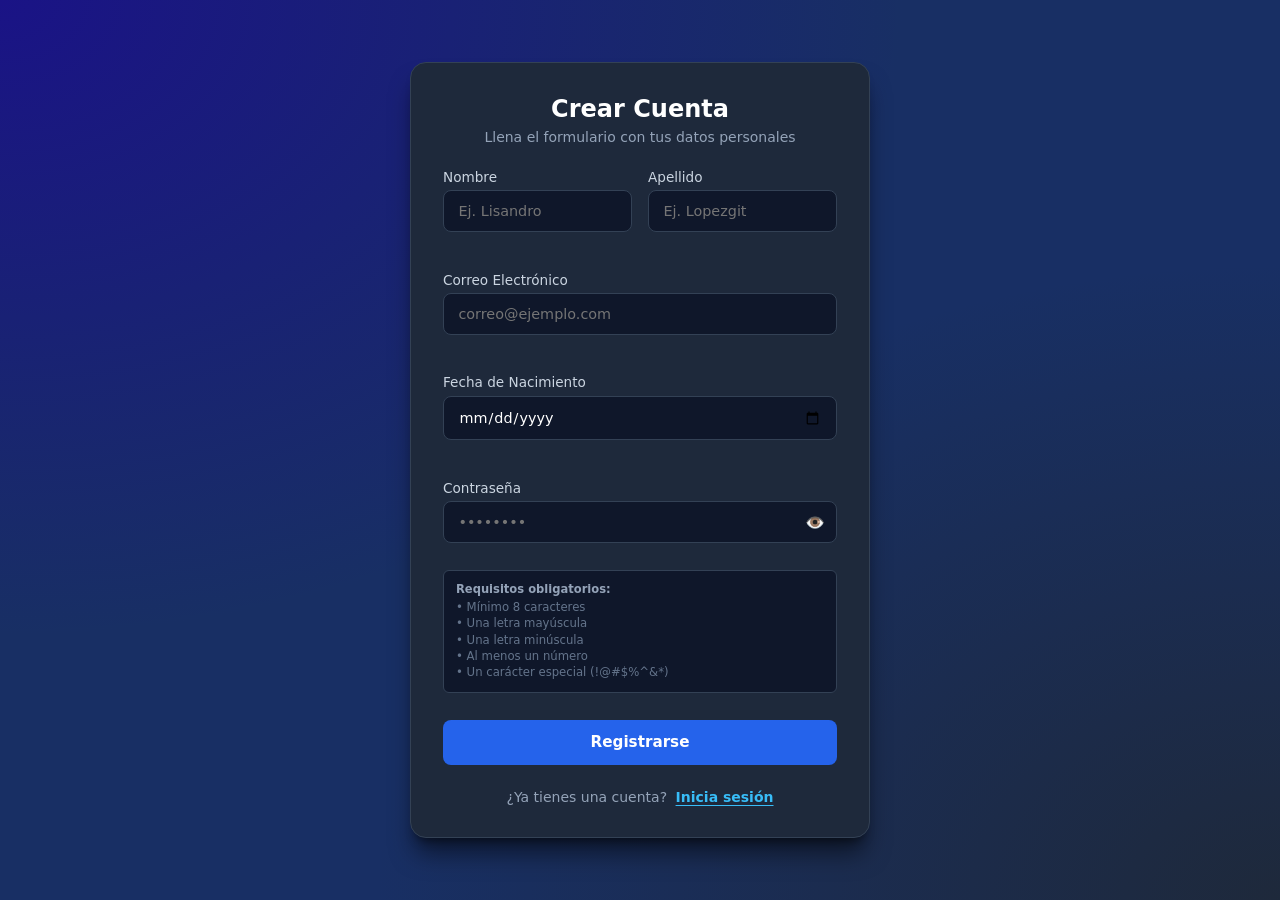
<file: index.html>
<!DOCTYPE html>
<html lang="es">
<head>
  <meta charset="UTF-8">
  <meta name="viewport" content="width=device-width, initial-scale=1.0">
  <title>Formulario de Registro</title>

  <!-- Estilos y Scripts Compartidos -->
  <link rel="stylesheet" href="css/styles.css">
  <script src="js/utileria.js" defer></script>
</head>
<body>

  <div class="card-container">
    <div class="card-header">
      <h2>Crear Cuenta</h2>
      <p>Llena el formulario con tus datos personales</p>
    </div>

    <!-- Caja de notificaciones -->
    <div id="alerta-box" class="alerta oculta"></div>

    <form id="registro-form" novalidate>
      
      <!-- Campos: Nombre y Apellido -->
      <div class="row-dos-columnas">
        <div class="input-group">
          <label for="nombre">Nombre</label>
          <input type="text" id="nombre" placeholder="Ej. Lisandro" autocomplete="given-name">
          <span class="error-msg" id="error-nombre"></span>
        </div>

        <div class="input-group">
          <label for="apellido">Apellido</label>
          <input type="text" id="apellido" placeholder="Ej. Lopezgit" autocomplete="family-name">
          <span class="error-msg" id="error-apellido"></span>
        </div>
      </div>

      <!-- Campo: Correo Electrónico -->
      <div class="input-group">
        <label for="correo">Correo Electrónico</label>
        <input type="email" id="correo" placeholder="correo@ejemplo.com" autocomplete="email">
        <span class="error-msg" id="error-correo"></span>
      </div>

      <!-- Campo: Fecha de Nacimiento -->
      <div class="input-group">
        <label for="fecha-nacimiento">Fecha de Nacimiento</label>
        <input type="date" id="fecha-nacimiento">
        <span class="error-msg" id="error-fecha"></span>
      </div>

      <!-- Campo: Contraseña con checklist -->
      <div class="input-group">
        <label for="password">Contraseña</label>
        <div class="password-wrapper">
          <input type="password" id="password" placeholder="••••••••" autocomplete="new-password">
          <button type="button" class="btn-toggle-eye" id="toggle-password" title="Mostrar/Ocultar contraseña">👁️</button>
        </div>
        <span class="error-msg" id="error-password"></span>

        <!-- Requisitos visuales -->
        <div class="requisitos-lista">
          <p class="req-titulo">Requisitos obligatorios:</p>
          <ul>
            <li id="req-min8">• Mínimo 8 caracteres</li>
            <li id="req-mayus">• Una letra mayúscula</li>
            <li id="req-minus">• Una letra minúscula</li>
            <li id="req-num">• Al menos un número</li>
            <li id="req-especial">• Un carácter especial (!@#$%^&*)</li>
          </ul>
        </div>
      </div>

      <button type="submit" class="btn-submit">Registrarse</button>
    </form>

    <div class="card-footer">
      <span>¿Ya tienes una cuenta?</span>
      <a href="login.html" class="link-button">Inicia sesión</a>
    </div>
  </div>
    
  </script>
</body>
</html>
</file>
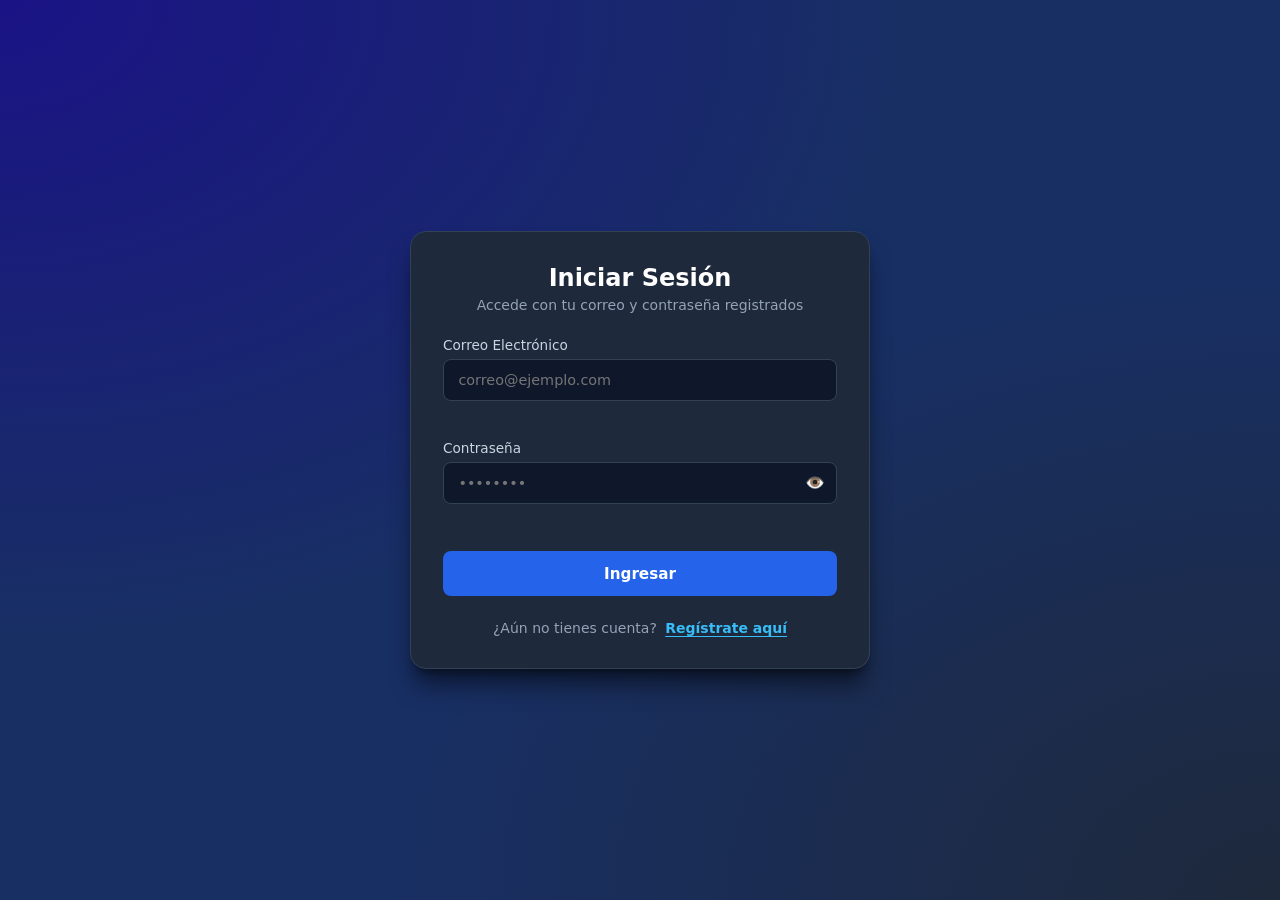
<file: login.html>
<!DOCTYPE html>
<html lang="es">
<head>
  <meta charset="UTF-8">
  <meta name="viewport" content="width=device-width, initial-scale=1.0">
  <title>Iniciar Sesión</title>
  
  <!-- Estilos y Scripts Compartidos -->
  <link rel="stylesheet" href="css/styles.css">
  <script src="js/utileria.js" defer></script>
</head>
<body>

  <div class="card-container">
    <div class="card-header">
      <h2>Iniciar Sesión</h2>
      <p>Accede con tu correo y contraseña registrados</p>
    </div>

    <!-- Caja de notificaciones -->
    <div id="alerta-box" class="alerta oculta"></div>

    <form id="login-form" novalidate>
      
      <!-- Campo: Correo -->
      <div class="input-group">
        <label for="correo">Correo Electrónico</label>
        <input type="email" id="correo" placeholder="correo@ejemplo.com" autocomplete="email">
        <span class="error-msg" id="error-correo"></span>
      </div>

      <!-- Campo: Contraseña -->
      <div class="input-group">
        <label for="password">Contraseña</label>
        <div class="password-wrapper">
          <input type="password" id="password" placeholder="••••••••" autocomplete="current-password">
          <button type="button" class="btn-toggle-eye" id="toggle-password" title="Mostrar/Ocultar contraseña">👁️</button>
        </div>
        <span class="error-msg" id="error-password"></span>
      </div>

      <button type="submit" class="btn-submit">Ingresar</button>
    </form>

    <div class="card-footer">
      <span>¿Aún no tienes cuenta?</span>
      <a href="index.html" class="link-button">Regístrate aquí</a>
    </div>
  </div>

</body>
</html>
</file>
<file: css/styles.css>
/* ==========================================================================
   RESET Y ESTILOS GLOBALES
   ========================================================================== */
* {
  margin: 0;
  padding: 0;
  box-sizing: border-box;
  font-family: 'Inter', system-ui, -apple-system, BlinkMacSystemFont, "Segoe UI", Roboto, sans-serif;
}

body {
  min-height: 100vh;
  display: flex;
  align-items: center;
  justify-content: center;
  background-color: #182f64;
  background-image: radial-gradient(at 0% 0%, #1a1386 0px, transparent 50%),
                    radial-gradient(at 100% 100%, #1e293b 0px, transparent 50%);
  padding: 1.5rem;
  color: #186dc2;
}

/* ==========================================================================
   TARJETA CONTENEDORA
   ========================================================================== */
.card-container {
  width: 100%;
  max-width: 460px;
  background-color: #1e293b;
  border: 1px solid #334155;
  border-radius: 1rem;
  padding: 2rem;
  box-shadow: 0 20px 25px -5px rgba(0, 0, 0, 0.5), 0 8px 10px -6px rgba(0, 0, 0, 0.5);
}

.card-header {
  margin-bottom: 1.5rem;
  text-align: center;
}

.card-header h2 {
  font-size: 1.5rem;
  font-weight: 700;
  color: #ffffff;
  margin-bottom: 0.35rem;
}

.card-header p {
  font-size: 0.875rem;
  color: #94a3b8;
}

/* ==========================================================================
   CAMPOS DE FORMULARIO
   ========================================================================== */
.row-dos-columnas {
  display: grid;
  grid-template-columns: 1fr 1fr;
  gap: 1rem;
}

.input-group {
  margin-bottom: 1.15rem;
  display: flex;
  flex-direction: column;
}

.input-group label {
  font-size: 0.85rem;
  font-weight: 500;
  color: #cbd5e1;
  margin-bottom: 0.35rem;
}

.input-group input {
  width: 100%;
  background-color: #0f172a;
  border: 1px solid #334155;
  border-radius: 0.5rem;
  padding: 0.75rem 0.9rem;
  font-size: 0.9rem;
  color: #ffffff;
  outline: none;
  transition: border-color 0.2s, box-shadow 0.2s;
}

.input-group input:focus {
  border-color: #3b82f6;
  box-shadow: 0 0 0 3px rgba(59, 130, 246, 0.2);
}

.password-wrapper {
  position: relative;
  display: flex;
  align-items: center;
}

.password-wrapper input {
  padding-right: 2.5rem;
}

.btn-toggle-eye {
  position: absolute;
  right: 0.75rem;
  background: none;
  border: none;
  cursor: pointer;
  font-size: 1rem;
  color: #94a3b8;
}

/* ==========================================================================
   ALERTAS Y ERRORES
   ========================================================================== */
.error-msg {
  font-size: 0.75rem;
  color: #f87171;
  margin-top: 0.3rem;
  min-height: 1rem;
}

.alerta {
  padding: 0.75rem 1rem;
  border-radius: 0.5rem;
  font-size: 0.875rem;
  font-weight: 500;
  margin-bottom: 1.25rem;
  text-align: center;
}

.alerta.exito {
  background-color: rgba(16, 185, 129, 0.15);
  border: 1px solid #10b981;
  color: #34d399;
}

.alerta.error {
  background-color: rgba(239, 68, 68, 0.15);
  border: 1px solid #ef4444;
  color: #f87171;
}

/* ==========================================================================
   LISTA DE REQUISITOS DE CONTRASEÑA
   ========================================================================== */
.requisitos-lista {
  margin-top: 0.4rem;
  padding: 0.65rem 0.75rem;
  background-color: #0f172a;
  border: 1px solid #334155;
  border-radius: 0.375rem;
}

.req-titulo {
  font-size: 0.72rem;
  font-weight: 600;
  color: #94a3b8;
  margin-bottom: 0.25rem;
}

.requisitos-lista ul {
  list-style: none;
  font-size: 0.73rem;
}

.requisitos-lista li {
  color: #64748b;
  margin-bottom: 0.15rem;
  transition: color 0.2s ease;
}

.requisitos-lista li.valido {
  color: #10b981;
}

/* ==========================================================================
   BOTONES Y ENLACES
   ========================================================================== */
.btn-submit {
  width: 100%;
  background-color: #2563eb;
  color: #ffffff;
  border: none;
  border-radius: 0.5rem;
  padding: 0.85rem;
  font-size: 0.95rem;
  font-weight: 600;
  cursor: pointer;
  margin-top: 0.5rem;
  transition: background-color 0.2s ease;
}

.btn-submit:hover {
  background-color: #1d4ed8;
}

.card-footer {
  margin-top: 1.5rem;
  text-align: center;
  font-size: 0.875rem;
  color: #94a3b8;
}

.link-button {
  color: #38bdf8;
  text-decoration: underline;
  text-underline-offset: 3px;
  font-weight: 600;
  margin-left: 0.25rem;
}

.link-button:hover {
  color: #7dd3fc;
}

.oculta {
  display: none !important;
}
</file>
